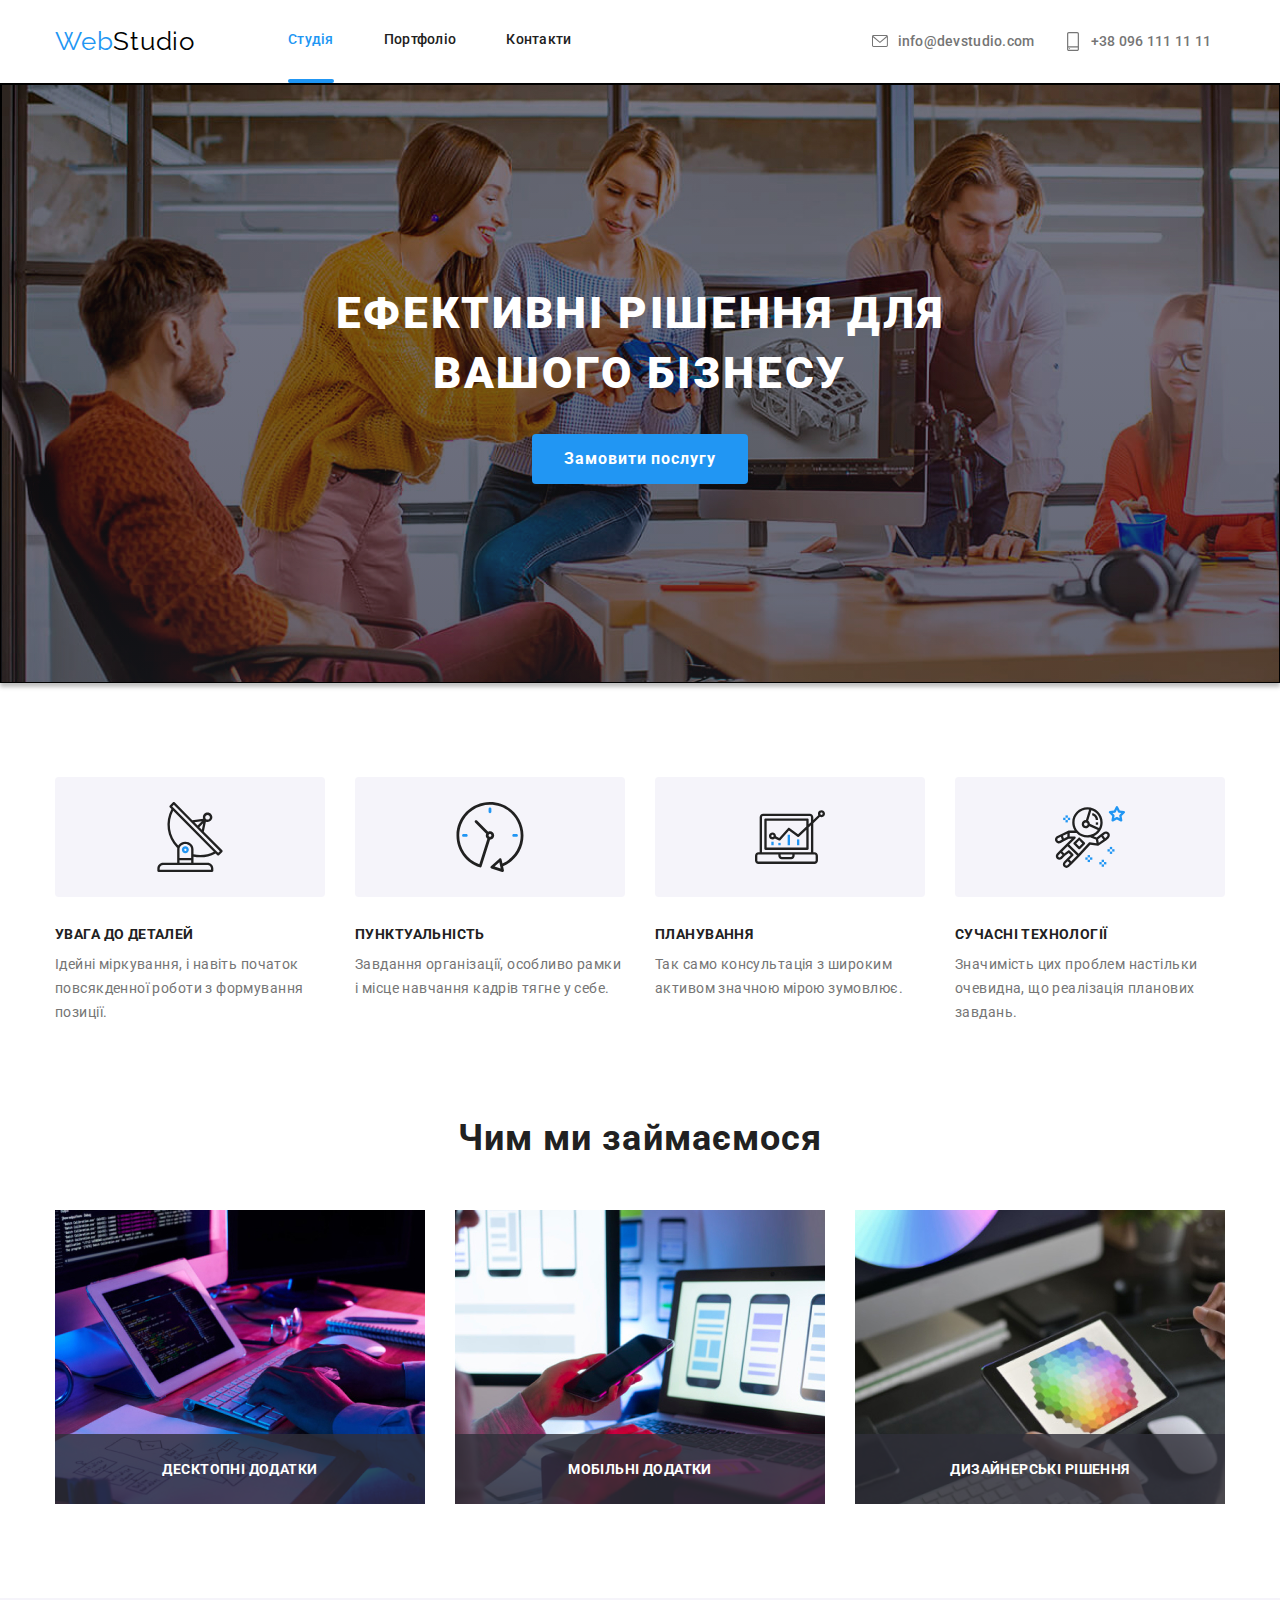
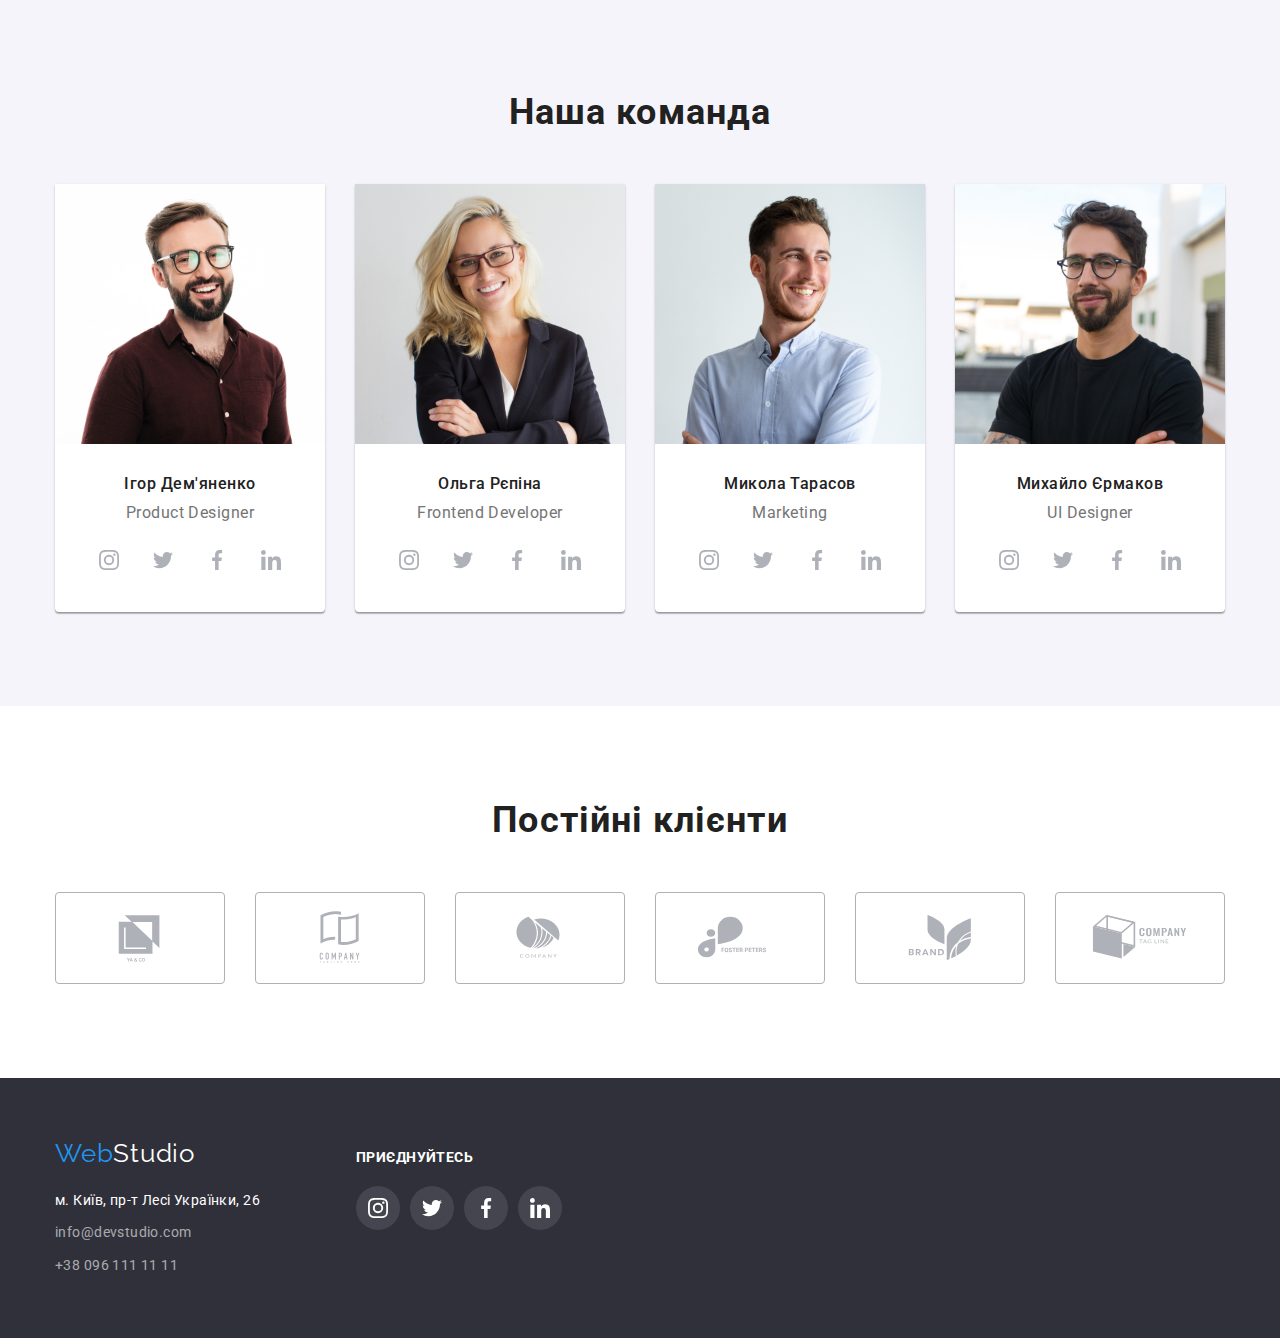
<file: index.html>
<!DOCTYPE html>
<html lang="uk">
  <head>
    <meta charset="UTF-8" />
    <meta http-equiv="X-UA-Compatible" content="IE=edge" />
    <meta name="viewport" content="width=device-width, initial-scale=1.0" />
    <title>Document</title>
    <link rel="stylesheet" href="https://cdnjs.cloudflare.com/ajax/libs/modern-normalize/1.1.0/modern-normalize.min.css
">
    <link rel="stylesheet" href="./css/styles.css" />
    <link rel="preconnect" href="https://fonts.googleapis.com" />
    <link rel="preconnect" href="https://fonts.gstatic.com" crossorigin />
    <link rel="preconnect" href="https://fonts.googleapis.com" />
    <link rel="preconnect" href="https://fonts.gstatic.com" crossorigin />
    <link
      href="https://fonts.googleapis.com/css2?family=Raleway:wght@700&family=Roboto:wght@400;500;700;900&display=swap"
      rel="stylesheet"
    />
  </head>
  <body>
    <header class="head">
      <div class="container header">
        <nav class="head-nav">
          <a href="./index.html" class="logo">Web<span>Studio</span></a>
          <ul class="site-nav">
            <li class="item"><a href="./index.html" class="nav-link current link">Студія</a></li>
            <li class="item"><a href="./portfolio.html" class="nav-link link">Портфоліо</a></li>
            <li class="item"><a href="#contacts" class="nav-link link">Контакти</a></li>
          </ul>
        </nav>
        <ul class="info-link">
          <li class="item">
            <a href="mailto:info@devstudio.com" class="mail">
             <svg class="con-icon" width="26" height="12">
               <use href="./images/symbol-defs.svg#icon-envelope"></use>
             </svg>info@devstudio.com</a>
          </li>
          <li class="item"><a href="tel:+380961111111" class="tel"><svg class="con-icon" width="26" height="19">
               <use href="./images/symbol-defs.svg#icon-smartphone"></use>
             </svg>+38 096 111 11 11</a></li>
        </ul>
      </div>
    </header>
    <main>
      <section class="hero">
        <div class="container">
          <h1>ЕФЕКТИВНІ РІШЕННЯ ДЛЯ ВАШОГО БІЗНЕСУ</h1>
          <button class="btn" type="button" class="button" data-modal-open>Замовити послугу</button>
        </div>
      </section>
      <section class="section main">
        <div class="container">
          <ul class="main-list">
            <li class="main-item icon-antenna">
              <h3>УВАГА ДО ДЕТАЛЕЙ</h3>
              <p>
                Ідейні міркування, і навіть початок повсякденної роботи з
                формування позиції.
              </p>
            </li>
            <li class="main-item icon-clock">
              <h3>ПУНКТУАЛЬНІСТЬ</h3>
              <p>
                Завдання організації, особливо рамки і місце навчання кадрів тягне
                у себе.
              </p>
            </li>
            <li class="main-item icon-diagram">
              <h3>ПЛАНУВАННЯ</h3>
              <p>
                Так само консультація з широким активом значною мірою зумовлює.
              </p>
            </li>
            <li class="main-item icon-astronaut">
              <h3>СУЧАСНІ ТЕХНОЛОГІЇ</h3>
              <p>
                Значимість цих проблем настільки очевидна, що реалізація планових
                завдань.
              </p>
            </li>
          </ul>
          </section>
          <section class="section working">
            <div class="container">
            <h2>Чим ми займаємося</h2>
            <ul class="working-list">
              <li class="working-item">
                <div class="working-thumb">
                  <img src="./images/box1.jpg" alt="Працюємо на ПК" width="370" />
                  <p class="working-txt">ДЕСКТОПНІ ДОДАТКИ</p>
                </div>
              </li>
              <li class="working-item">
                <div class="working-thumb">
                  <img src="./images/box2.jpg" alt="Працюємо на планшеті" width="370" />
                  <p class="working-txt">МОБІЛЬНІ ДОДАТКИ</p>
                </div>
              </li>
              <li class="working-item">
                <div class="working-thumb">
                  <img src="./images/box3.jpg" alt="Працюємо на смартфоні" width="370" />
                  <p class="working-txt">ДИЗАЙНЕРСЬКІ РІШЕННЯ</p>
                </div>
              </li>
            </ul></div>
        </div>
      </section>
      <section class="section profile">
        <div class="container">
          <h2>Наша команда</h2>
          <ul class="profile-list">
            <li class="profile-item">
              <img src="./images/img.jpg" alt="Product Designer" width="270" />
              <h3 class="name">Ігор Дем'яненко</h3>
              <p class="speciality">Product Designer</p>
              <ul class="social list">
                <li class="social-item">
                  <a class="social-link link" href="instagram.com" target="_blank" rel="noopener noreferrer" aria-label="Instagram">
                    <svg class="social-icon" width="20" height="20">
                      <use href="./images/symbol-defs.svg#icon-instagram"></use>
                    </svg>
                  </a>
                </li>
                <li class="social-item">
                  <a class="social-link link" href="twitter.com" target="_blank" rel="noopener noreferrer" aria-label="Twitter">
                    <svg class="social-icon" width="20" height="20">
                      <use href="./images/symbol-defs.svg#icon-twitter1"></use>
                    </svg>
                  </a>
                </li>
                <li class="social-item">
                  <a class="social-link link" href="facebook.com" target="_blank" rel="noopener noreferrer" aria-label="FaceBook">
                    <svg class="social-icon" width="20" height="20">
                      <use href="./images/symbol-defs.svg#icon-facebook"></use>
                    </svg>
                  </a>
                </li>
                <li class="social-item">
                  <a class="social-link link" href="linkedin.com" target="_blank" rel="noopener noreferrer" aria-label="Linkedin">
                    <svg class="social-icon" width="20" height="20">
                      <use href="./images/symbol-defs.svg#icon-linkedin"></use>
                    </svg>
                  </a>
                </li>
              </ul>
            </li>
            <li class="profile-item">
              <img src="./images/img1.jpg" alt="Frontend Developer" width="270" />
              <h3 class="name">Ольга Рєпіна</h3>
              <p class="speciality">Frontend Developer</p>
               <ul class="social list">
                <li class="social-item">
                  <a class="social-link link" href="instagram.com" target="_blank" rel="noopener noreferrer" aria-label="Instagram">
                    <svg class="social-icon" width="20" height="20">
                      <use href="./images/symbol-defs.svg#icon-instagram"></use>
                    </svg>
                  </a>
                </li>
                <li class="social-item">
                  <a class="social-link link" href="twitter.com" target="_blank" rel="noopener noreferrer" aria-label="Twitter">
                    <svg class="social-icon" width="20" height="20">
                      <use href="./images/symbol-defs.svg#icon-twitter1"></use>
                    </svg>
                  </a>
                </li>
                <li class="social-item">
                  <a class="social-link link" href="facebook.com" target="_blank" rel="noopener noreferrer" aria-label="FaceBook">
                    <svg class="social-icon" width="20" height="20">
                      <use href="./images/symbol-defs.svg#icon-facebook"></use>
                    </svg>
                  </a>
                </li>
                <li class="social-item">
                  <a class="social-link link" href="linkedin.com" target="_blank" rel="noopener noreferrer" aria-label="Linkedin">
                    <svg class="social-icon" width="20" height="20">
                      <use href="./images/symbol-defs.svg#icon-linkedin"></use>
                    </svg>
                  </a>
                </li>
              </ul>
            </li>
            <li class="profile-item">
              <img src="./images/img2.jpg" alt="Marketing" width="270" />
              <h3 class="name">Микола Тарасов</h3>
              <p class="speciality">Marketing</p>
               <ul class="social list">
                <li class="social-item">
                  <a class="social-link link" href="instagram.com" target="_blank" rel="noopener noreferrer" aria-label="Instagram">
                    <svg class="social-icon" width="20" height="20">
                      <use href="./images/symbol-defs.svg#icon-instagram"></use>
                    </svg>
                  </a>
                </li>
                <li >
                  <a class="social-link link" href="twitter.com" target="_blank" rel="noopener noreferrer" aria-label="Twitter">
                    <svg class="social-icon" width="20" height="20">
                      <use href="./images/symbol-defs.svg#icon-twitter1"></use>
                    </svg>
                  </a>
                </li>
                <li class="social-item">
                  <a class="social-link link" href="facebook.com" target="_blank" rel="noopener noreferrer" aria-label="FaceBook">
                    <svg class="social-icon" width="20" height="20">
                      <use href="./images/symbol-defs.svg#icon-facebook"></use>
                    </svg>
                  </a>
                </li>
                <li class="social-item">
                  <a class="social-link link" href="linkedin.com" target="_blank" rel="noopener noreferrer" aria-label="Linkedin">
                    <svg class="social-icon" width="20" height="20">
                      <use href="./images/symbol-defs.svg#icon-linkedin"></use>
                    </svg>
                  </a>
                </li>
              </ul>
            </li>
            <li class="profile-item">
              <img src="./images/img3.jpg" alt="UI Designer" width="270" />
              <h3 class="name">Михайло Єрмаков</h3>
              <p class="speciality">UI Designer</p>
               <ul class="social list">
                <li class="social-item">
                  <a class="social-link link" href="instagram.com" target="_blank" rel="noopener noreferrer" aria-label="Instagram">
                    <svg class="social-icon" width="20" height="20">
                      <use href="./images/symbol-defs.svg#icon-instagram"></use>
                    </svg>
                  </a>
                </li>
                <li class="social-item">
                  <a class="social-link link" href="twitter.com" target="_blank" rel="noopener noreferrer" aria-label="Twitter">
                    <svg class="social-icon" width="20" height="20">
                      <use href="./images/symbol-defs.svg#icon-twitter1"></use>
                    </svg>
                  </a>
                </li>
                <li class="social-item">
                  <a class="social-link link" href="facebook.com" target="_blank" rel="noopener noreferrer" aria-label="FaceBook">
                    <svg class="social-icon" width="20" height="20">
                      <use href="./images/symbol-defs.svg#icon-facebook"></use>
                    </svg>
                  </a>
                </li>
                <li class="social-item">
                  <a class="social-link link" href="linkedin.com" target="_blank" rel="noopener noreferrer" aria-label="Linkedi20">
                    <svg class="social-icon" width="20" height="20">
                      <use href="./images/symbol-defs.svg#icon-linkedin"></use>
                    </svg>
                  </a>
                </li>
              </ul>
            </li>
          </ul>
        </div>
      </section>
      <section class="section customer">
        <div class="container">
          <h2>Постійні клієнти</h2>
          <ul class="customer list">
            <li class="customer-item">
              <a class="customer-link link" href="">
                <svg class="customer-icon" width="106" height="60">
                  <use href="./images/symbol-defs.svg#icon-Logo"></use>
                </svg>
              </a>
            </li>
            <li class="customer-item">
              <a class="customer-link link" href="">
                <svg class="customer-icon" width="106" height="60">
                  <use href="./images/symbol-defs.svg#icon-Logo1"></use>
                </svg>
              </a>
            </li>
            <li class="customer-item">
              <a class="customer-link link" href="">
                <svg class="customer-icon" width="106" height="60">
                  <use href="./images/symbol-defs.svg#icon-Logo2"></use>
                </svg>
              </a>
            </li>
            <li class="customer-item">
              <a class="customer-link link" href="">
                <svg class="customer-icon" width="106" height="60">
                  <use href="./images/symbol-defs.svg#icon-Logo3"></use>
                </svg>
              </a>
            </li>
            <li class="customer-item">
              <a class="customer-link link" href="">
                <svg class="customer-icon" width="106" height="60">
                  <use href="./images/symbol-defs.svg#icon-Logo4"></use>
                </svg>
              </a>
            </li>
            <li class="customer-item">
              <a class="customer-link link" href="">
                <svg class="customer-icon" width="106" height="60">
                  <use href="./images/symbol-defs.svg#icon-Logo5"></use>
                </svg>
              </a>
            </li>
          </ul>
        </div>
      </section>
    </main>
    <footer class="footer">
      <div class="container foot-info">
        <div class="box-foot-info">
          <a href="./index.html" class="logo-footer">Web<span>Studio</span></a>
      <address id="contacts" class="address">
        м. Київ, пр-т Лесі Українки, 26
        <a href="mailto:info@devstudio.com" class="mail-foot"
          >info@devstudio.com</a
        >
        <a href="tel:+380961111111" class="tel-foot">+38 096 111 11 11</a>
      </address>
        </div> 
        <div class="footer-link">
        <p>Приєднуйтесь</p>
        <ul class="footer-social list">
           <li class="footer-social-item">
                  <a class="footer-social-link link" href="instagram.com" target="_blank" rel="noopener noreferrer" aria-label="Instagram">
                    <svg class="social-icon" width="20" height="20">
                      <use href="./images/symbol-defs.svg#icon-instagram"></use>
                    </svg>
                  </a>
                </li>
                <li class="footer-social-item">
                  <a class="footer-social-link link" href="twitter.com" target="_blank" rel="noopener noreferrer" aria-label="Twitter">
                    <svg class="social-icon" width="20" height="20">
                      <use href="./images/symbol-defs.svg#icon-twitter1"></use>
                    </svg>
                  </a>
                </li>
                <li class="footer-social-item">
                  <a class="footer-social-link link" href="facebook.com" target="_blank" rel="noopener noreferrer" aria-label="FaceBook">
                    <svg class="social-icon" width="20" height="20">
                      <use href="./images/symbol-defs.svg#icon-facebook"></use>
                    </svg>
                  </a>
                </li>
                <li class="footer-social-item">
                  <a class="footer-social-link link" href="linkedin.com" target="_blank" rel="noopener noreferrer" aria-label="Linkedi20">
                    <svg class="social-icon" width="20" height="20">
                      <use href="./images/symbol-defs.svg#icon-linkedin"></use>
                    </svg>
                  </a>
                </li>
        </ul>
      </div>
      </div>
    </footer>
    <!-- Modal window -->
    <div class="backdrop is-hidden" data-modal>
      <div class="modal">
        <button class="modal-btn" type="button" data-modal-close>
          <svg class="modal-btn-icon" width="30" height="30">
            <use href="./images/symbol-defs.svg#icon-close"></use>
          </svg>
        </button>
      </div>
    </div>

    <script src="js/modal.js"></script>
  </body>
</html>
</file>
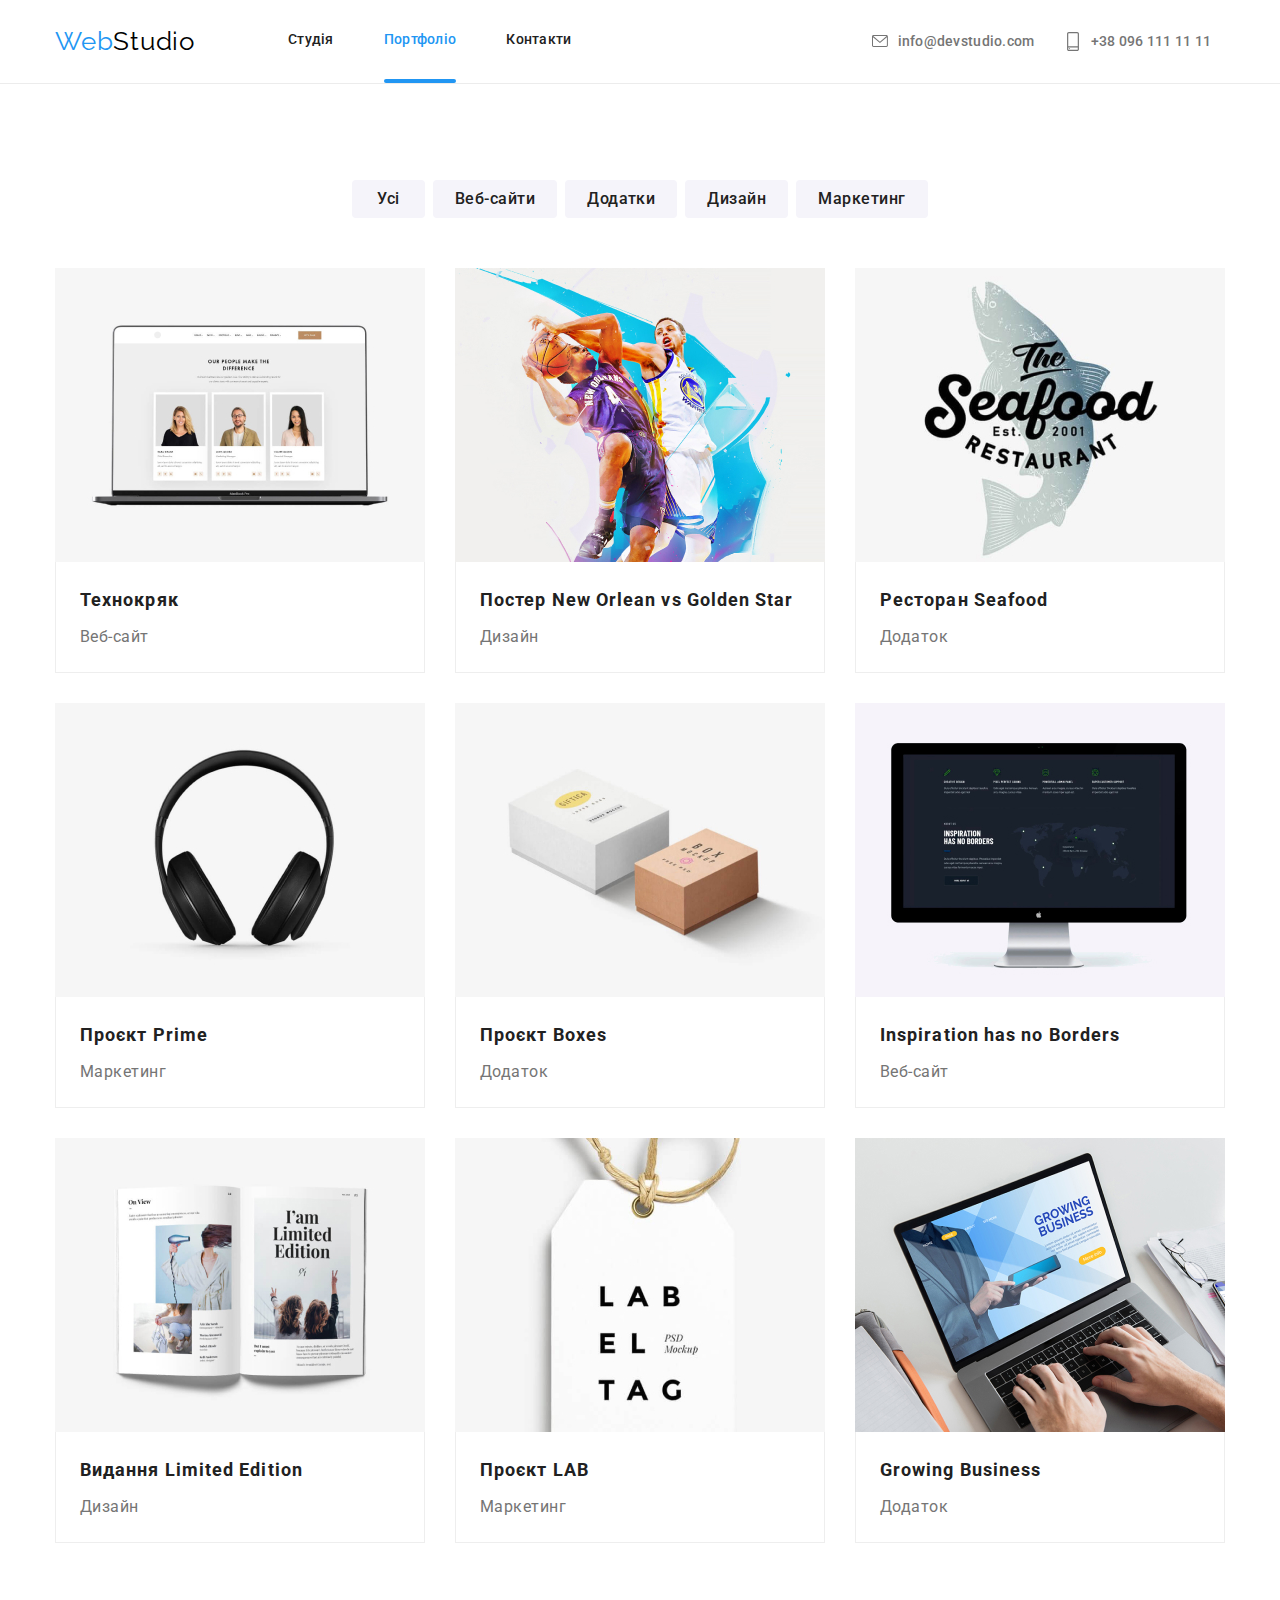
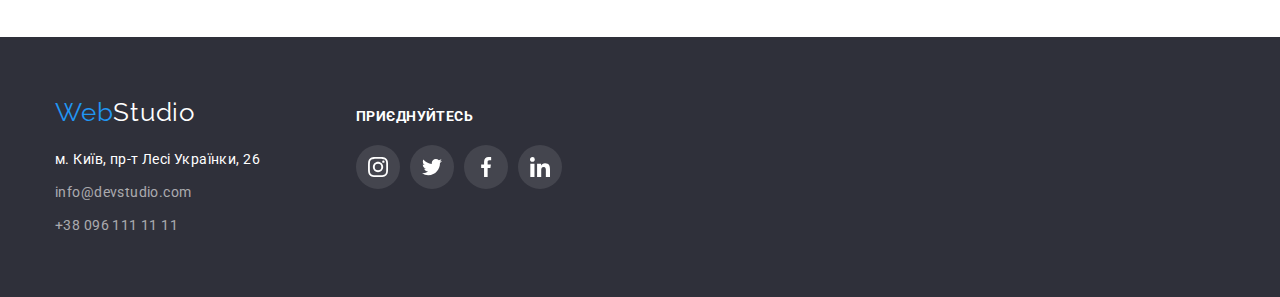
<file: portfolio.html>
<!DOCTYPE html>
<html lang="uk">
  <head>
    <meta charset="UTF-8" />
    <meta http-equiv="X-UA-Compatible" content="IE=edge" />
    <meta name="viewport" content="width=device-width, initial-scale=1.0" />
    <title>Document</title>
    <link
      rel="stylesheet"
      href="https://cdnjs.cloudflare.com/ajax/libs/modern-normalize/1.1.0/modern-normalize.min.css



"
    />
    <link rel="stylesheet" href="./css/styles.css" />
    <link
      href="https://fonts.googleapis.com/css2?family=Raleway:wght@700&family=Roboto:wght@100;300;400;500;700;900&display=swap"
      rel="stylesheet"
    />
  </head>

  <body>
    <header class="head-portfolio">
      <div class="container header">
        <nav class="head-nav">
          <a href="./index.html" class="logo">Web<span>Studio</span></a>
          <ul class="site-nav">
            <li class="item"><a href="./index.html" class="nav-link link">Студія</a></li>
            <li class="item">
              <a href="./portfolio.html" class="nav-link current link">Портфоліо</a>
            </li>
            <li class="item"><a href="#contacts" class="nav-link link">Контакти</a></li>
          </ul>
        </nav>
        <ul class="info-link">
          <li class="item">
            <a href="mailto:info@devstudio.com" class="mail">
             <svg class="con-icon" width="26" height="12">
               <use href="./images/symbol-defs.svg#icon-envelope"></use>
             </svg>info@devstudio.com</a>
          </li>
          <li class="item"><a href="tel:+380961111111" class="tel"><svg class="con-icon" width="26" height="19">
               <use href="./images/symbol-defs.svg#icon-smartphone"></use>
             </svg>+38 096 111 11 11</a></li>
        </ul>
      </div>
    </header>
    <main>
      <section class="section portfolio">
        <div class="container">
          <ul class="list-button">
            <li class="item-btn">
              <button class="btn-list first" type="button">Усі</button>
            </li>
            <li class="item-btn">
              <button class="btn-list" type="button">Веб-сайти</button>
            </li>
            <li class="item-btn">
              <button class="btn-list" type="button">Додатки</button>
            </li>
            <li class="item-btn">
              <button class="btn-list" type="button">Дизайн</button>
            </li>
            <li class="item-btn">
              <button class="btn-list" type="button">Маркетинг</button>
            </li>
          </ul>
          <ul class="list-project">
            <li class="project-item">
              <a href="" class="project-link">
                <div class="project-thumb">
                  <img
                  src="./images/img4.jpg"
                  alt="Відкритий веб-сайт"
                  width="370"
                />
                <div class="overlay">
                  <p class="overlay-text">
                    Ресурс пропонує комплексні пропозиції з різним рівнем функціоналу та сервісів. Все це дозволить відвідувачу отримати вичерпні відомості про компанію чи приватну особу.
                  </p>
                </div>
                </div>
                <div class="project-info">
                  <h2 class="project">Технокряк</h2>
                  <p class="type-project">Веб-сайт</p>
                </div>
              </a>
            </li>
            <li class="project-item">
              <a href="" class="project-link">
                <div class="project-thumb">
                  <img
                  src="./images/img5.jpg"
                  alt="Постер з баскетболістами"
                  width="370"
                />
                <div class="overlay">
                  <p class="overlay-text">
                    Ресурс пропонує комплексні пропозиції з різним рівнем функціоналу та сервісів. Все це дозволить відвідувачу отримати вичерпні відомості про компанію чи приватну особу.
                  </p>
                </div>
                </div>
                <div class="project-info">
                  <h2 class="project">Постер New Orlean vs Golden Star</h2>
                  <p class="type-project">Дизайн</p>
                </div>
              </a>
            </li>
            <li class="project-item">
              <a href="" class="project-link">
                <div class="project-thumb">
                  <img
                  src="./images/img6.jpg"
                  alt="Логоти ресторану"
                  width="370"
                />
                <div class="overlay">
                  <p class="overlay-text">
                    Ресурс пропонує комплексні пропозиції з різним рівнем функціоналу та сервісів. Все це дозволить відвідувачу отримати вичерпні відомості про компанію чи приватну особу.
                  </p>
                </div>
                </div>
                <div class="project-info">
                  <h2 class="project">Ресторан Seafood</h2>
                  <p class="type-project">Додаток</p>
                </div>
              </a>
            </li>
            <li class="project-item">
              <a href="" class="project-link">
                <div class="project-thumb">
                  <img src="./images/img7.jpg" alt="Навушники" width="370" />
                  <div class="overlay">
                  <p class="overlay-text">
                    Ресурс пропонує комплексні пропозиції з різним рівнем функціоналу та сервісів. Все це дозволить відвідувачу отримати вичерпні відомості про компанію чи приватну особу.
                  </p>
                </div>
                </div>
                <div class="project-info">
                  <h2 class="project">Проєкт Prime</h2>
                  <p class="type-project">Маркетинг</p>
                </div>
              </a>
            </li>
            <li class="project-item">
              <a href="" class="project-link">
                <div class="project-thumb">
                  <img src="./images/img8.jpg" alt="Коробкт" width="370" />
                  <div class="overlay">
                  <p class="overlay-text">
                    Ресурс пропонує комплексні пропозиції з різним рівнем функціоналу та сервісів. Все це дозволить відвідувачу отримати вичерпні відомості про компанію чи приватну особу.
                  </p>
                </div>
                </div>
                <div class="project-info">
                  <h2 class="project">Проєкт Boxes</h2>
                  <p class="type-project">Додаток</p>
                </div>
              </a>
            </li>
            <li class="project-item">
              <a href="" class="project-link">
                <div class="project-thumb">
                  <img
                  src="./images/img9.jpg"
                  alt="Відкритий веб-сайт"
                  width="370"
                />
                <div class="overlay">
                  <p class="overlay-text">
                    Ресурс пропонує комплексні пропозиції з різним рівнем функціоналу та сервісів. Все це дозволить відвідувачу отримати вичерпні відомості про компанію чи приватну особу.
                  </p>
                </div>
                </div>
                <div class="project-info">
                  <h2 class="project">Inspiration has no Borders</h2>
                  <p class="type-project">Веб-сайт</p>
                </div>
              </a>
            </li>
            <li class="project-item">
              <a href="" class="project-link">
                <div class="project-thumb">
                  <img
                  src="./images/img10.jpg"
                  alt="Відкритий журнал"
                  width="370"
                />
                <div class="overlay">
                  <p class="overlay-text">
                    Ресурс пропонує комплексні пропозиції з різним рівнем функціоналу та сервісів. Все це дозволить відвідувачу отримати вичерпні відомості про компанію чи приватну особу.
                  </p>
                </div>
                </div>
                <div class="project-info">
                  <h2 class="project">Видання Limited Edition</h2>
                  <p class="type-project">Дизайн</p>
                </div>
              </a>
            </li>
            <li class="project-item">
              <a href="" class="project-link">
                <div class="project-thumb">
                  <img
                  src="./images/img11.jpg"
                  alt="Бірка з логотипом"
                  width="370"
                />
                <div class="overlay">
                  <p class="overlay-text">
                    Ресурс пропонує комплексні пропозиції з різним рівнем функціоналу та сервісів. Все це дозволить відвідувачу отримати вичерпні відомості про компанію чи приватну особу.
                  </p>
                </div>
                </div>
                <div class="project-info">
                  <h2 class="project">Проєкт LAB</h2>
                  <p class="type-project">Маркетинг</p>
                </div>
              </a>
            </li>
            <li class="project-item">
              <a href="" class="project-link">
                <div class="project-thumb">
                  <img
                  src="./images/img12.jpg"
                  alt="Відкрита веб-сторінка"
                  width="370"
                />
                <div class="overlay">
                  <p class="overlay-text">
                    Ресурс пропонує комплексні пропозиції з різним рівнем функціоналу та сервісів. Все це дозволить відвідувачу отримати вичерпні відомості про компанію чи приватну особу.
                  </p>
                </div>
                </div>
                <div class="project-info">
                  <h2 class="project">Growing Business</h2>
                  <p class="type-project">Додаток</p>
                </div>
              </a>
            </li>
          </ul>
        </div>
      </section>
    </main>
    <footer class="footer">
      <div class="container foot-info">
        <div class="box-foot-info">
          <a href="./index.html" class="logo-footer">Web<span>Studio</span></a>
      <address id="contacts" class="address">
        м. Київ, пр-т Лесі Українки, 26
        <a href="mailto:info@devstudio.com" class="mail-foot"
          >info@devstudio.com</a
        >
        <a href="tel:+380961111111" class="tel-foot">+38 096 111 11 11</a>
      </address>
        </div> 
        <div class="footer-link">
        <p>Приєднуйтесь</p>
        <ul class="footer-social list">
           <li class="footer-social-item">
                  <a class="footer-social-link link" href="instagram.com" target="_blank" rel="noopener noreferrer" aria-label="Instagram">
                    <svg class="social-icon" width="20" height="20">
                      <use href="./images/symbol-defs.svg#icon-instagram"></use>
                    </svg>
                  </a>
                </li>
                <li class="footer-social-item">
                  <a class="footer-social-link link" href="twitter.com" target="_blank" rel="noopener noreferrer" aria-label="Twitter">
                    <svg class="social-icon" width="20" height="20">
                      <use href="./images/symbol-defs.svg#icon-twitter1"></use>
                    </svg>
                  </a>
                </li>
                <li class="footer-social-item">
                  <a class="footer-social-link link" href="facebook.com" target="_blank" rel="noopener noreferrer" aria-label="FaceBook">
                    <svg class="social-icon" width="20" height="20">
                      <use href="./images/symbol-defs.svg#icon-facebook"></use>
                    </svg>
                  </a>
                </li>
                <li class="footer-social-item">
                  <a class="footer-social-link link" href="linkedin.com" target="_blank" rel="noopener noreferrer" aria-label="Linkedi20">
                    <svg class="social-icon" width="20" height="20">
                      <use href="./images/symbol-defs.svg#icon-linkedin"></use>
                    </svg>
                  </a>
                </li>
        </ul>
      </div>
      </div>
    </footer>
  </body>
</html>
</file>
<file: css/styles.css>
:root {
    --primary-text-color: #212121;
    --text-color: #757575;
    --accent-color: #2196F3;
    --dark-background-color: #2F303A;
    --white-background-color: #F5F5F5;

    --trns-fast: 300ms ease;
    --trns-slow: 600ms ease-in-out;
}
body {
    font-family: 'Roboto', sans-serif;
    color: var(--primary-text-color);
}
h1, h2, h3 {
    margin-top: 0;
    margin-bottom: 0;
    padding: 0;
}
a {
    text-decoration: none;
    color: inherit;
}

p {
    margin: 0;
}

ul,
ol {
    list-style: none;
    padding: 0;
    margin: 0;
}

img {
    display: block;
    max-width: 100%;
    height: auto;
}

button {
    font-family: inherit;
    border: none;

}
/* Загальні класи */
.container {
    margin-left: auto;
    margin-right: auto;
    width: 1200px;
    padding-left: 15px;
    padding-right: 15px;
    /* outline: 2px solid red; */
}
.section {
    padding-top: 0;
    padding-bottom: 94px;

}
/* Хедер */
.head {
    background-color: #fff;
}
.header {
    display: flex;
}
.head li {
    list-style-type: none;
}
.head-nav {
    display: flex;
    align-items: center;
}

.logo {
    font-family: Raleway;
    color: var(--accent-color);
    text-decoration: none;
    font-size: 26px;
    line-height: 1.2;
    letter-spacing: 0.03em;
    padding-top: 24px;
    padding-bottom: 24px;
}
.logo span {
    color: #000;
   
}
.site-nav a {
    display: block;
    color: var(--primary-text-color);
    text-decoration: none; 
    padding-top: 32px;
    padding-bottom: 35px;
}
.site-nav .item:not(:last-child) {
    margin-right: 50px;
}
.site-nav {
    font-weight: 500;
    font-size: 14px;
    line-height: 1.14;
    letter-spacing: 0.02em;
    display: flex;
    margin-left: 93px;
}
.site-nav .nav-link {
    transition-property: color;
    transition-duration: 250ms;
    transition-timing-function: cubic-bezier(0.4, 0, 0.2, 1);
}
.nav-link.link {
    position: relative;
}
.nav-link.current::after {
    content: '';
    position: absolute;
    bottom: 0;
    left: 0;

    display: block;
    width: 100%;
    height: 4px;
    border-radius: 2px;
    background-color: var(--accent-color);
}
.site-nav .nav-link:hover {
    color: var(--accent-color);
}
.site-nav .nav-link.current {
    color: var(--accent-color);
}
.site-nav .nav-link:focus {
    color: var(--accent-color);
}
.info-link {
    font-weight: 500;
    font-size: 14px;
    line-height: 1.14;
    letter-spacing: 0.02em;
    display: flex;
    align-items: center;
    margin-left: 300px;
}
.info-link .item:not(:last-child) {
    margin-right: 30px;
}
.info-link a {
    color: var(--text-color);
    text-decoration: none;
    padding-top: 32px;
    padding-bottom: 32px;
    display: flex;
    align-items: center;
    transition-property: color;
    transition-duration: 250ms;
    transition-timing-function: cubic-bezier(0.4, 0, 0.2, 1);
}
.info-link .mail:hover {
    color: var(--accent-color);
}
.info-link .tel:hover {
    color: var(--accent-color);
}
.info-link .mail:focus {
    color: var(--accent-color);
}
.info-link .tel:focus {
    color: var(--accent-color);
}
.con-icon {
    padding-right: 10px;
    fill: currentColor;
}
.con-icon:focus,
.con-icon:hover {
    fill: currentColor;
}
/* Основна частина */
.hero {
    background: linear-gradient(rgba(0, 0, 0, 0.1), rgba(47, 48, 58, 0.4)), url(../images/hero.jpg);
    border: 1px solid #000000;
    box-shadow: 0px 4px 4px rgba(0, 0, 0, 0.25);
    background-color: #C4C4C4;
    text-align: center;
    padding-top: 200px;
    padding-bottom: 200px;
    max-width: 1600px;
    max-height: 600px;
    position: relative;
}
.hero h1 {
    margin-right: auto;
    margin-left: auto;
    margin-bottom: 30px;
    color: #fff;
    font-weight: 900;
    font-size: 44px;
    line-height: 1.36;
    letter-spacing: 0.06em;
    width: 696px;

}


.btn {
    border-radius: 4px;
    padding: 10px 32px;
    min-width: 216px;
    background-color: var(--accent-color);
    color: #fff;
    font-weight: 700;
    font-size: 16px;
    line-height: 1.87;
    letter-spacing: 0.06em;
    border: 0;
    cursor: pointer;
    transition-property: background-color;
    transition-duration: 250ms;
    transition-timing-function: cubic-bezier(0.4, 0, 0.2, 1);
}
.btn:focus,
.btn:hover {
    background-color: #188CE8 ;
}
.main {
    padding-top: 94px;
}
.main h3 {
   color: var(--primary-text-color); 
   font-size: 14px;
   line-height: 1.14;
   letter-spacing: 0.03em;
   margin-bottom: 10px;
}
.main p {
    color: var(--text-color);
    font-size: 14px;
    line-height: 1.7;
    letter-spacing: 0.03em;
}

.main li {
    list-style-type: none;
}
.main-list {
    display: flex;
}
.main-item:not(:last-child) {
    margin-right: 30px;
}
.main-item {
    width: 270px;

}
.main-item::before {
    display: block;
    content: "";
    height: 120px;
    background-size: 70px;
    background-repeat: no-repeat;
    background-color: #F5F4FA;
    background-position: center;
    margin-bottom: 30px;
    border-radius: 4px;
}
.icon-antenna::before {
    background-image: url(../images/icons/antenna.svg);
}
.icon-clock::before {
    background-image: url(../images/icons/clock.svg);
}
.icon-diagram::before {
    background-image: url(../images/icons/diagram.svg);
}
.icon-astronaut::before {
    background-image: url(../images/icons/astronaut.svg);
}
   
.working h2 {
    font-size: 36px;
    line-height: 1.16;
    letter-spacing: 0.03em;
    text-align: center;
    margin-bottom: 50px;
}
.working-thumb {
    position: relative;
}
.working-txt { 
    display: flex;
    align-items: center;
    justify-content: center;
    font-weight: 700;
    font-size: 14px;
    line-height: 16px;
    letter-spacing: 0.03em;
    color: #fff;
    width: 370px;
    height: 70px;
    background-color: rgba(47, 48, 58, 0.8);
    position: absolute;
    bottom: 0;
    right: 0;
}
.working-list {
    display: flex;
}
.working-item:not(:last-child) {
    margin-right: 30px;
}
.working li {
    list-style-type: none;
}
.profile {
    background-color: #F5F4FA;
    width: 100%;
    
}
.profile h2 {
    font-size: 36px;
    line-height: 1.16;
    letter-spacing: 0.03em;
    text-align: center;
    margin-bottom: 50px;
    padding-top: 94px;
}

.name {
    color: var(--primary-text-color);
    font-weight: 500;
    font-size: 16px;
    line-height: 1.19;
    letter-spacing: 0.03em;
    margin-top: 30px;
    margin-bottom: 10px;
}
.speciality {
    color: var(--text-color);
    font-size: 16px;
    line-height: 1.19;
    letter-spacing: 0.03em;
    margin-bottom: 16px;
    
}
.profile-list {
    list-style-type: none;
    background-color: #F5F4FA;
    display: flex;
    text-align: center;
    
}
.profile-item {
    width: 270px;
    box-shadow: 0px 1px 3px rgba(0, 0, 0, 0.12), 0px 1px 1px rgba(0, 0, 0, 0.14), 0px 2px 1px rgba(0, 0, 0, 0.2);
    background-color: #fff;
    border-radius: 0px 0px 4px 4px;
}
.profile-item:not(:last-child) {
    margin-right: 30px;
}
.social.list {
    display: flex;
    justify-content: center;
    gap: 10px;
    padding-bottom: 30px;
}
.social-link {
    display: flex;
    align-items: center;
    justify-content: center;
    width: 44px;
    height: 44px;
    border-radius: 50%;
    color: #AFB1B8;
    transition-property: color, background-color;
    transition-duration: 250ms;
    transition-timing-function: cubic-bezier(0.4, 0, 0.2, 1);
}
.social-link:hover,
.social-link:focus {
    color: #F5F4FA;
    background-color: var(--accent-color);
}
.social-icon {
    fill: currentColor;
}
.customer h2 {
    font-size: 36px;
    line-height: 1.16;
    text-align: center;
    letter-spacing: 0.03em;
    padding-top: 94px;
    margin-bottom: 50px;
}

.customer.list {
    display: flex;
    justify-content: center;
    gap: 30px;
}
.customer-link {
    display: flex;
    align-items: center;
    justify-content: center;
    width: 170px;
    height: 92px;
    border-radius: 4px;
    border: 1px solid #AFB1B8;
    color: #AFB1B8;
    transition-property: color, background-color;
    transition-duration: 250ms;
    transition-timing-function: cubic-bezier(0.4, 0, 0.2, 1);

}

.customer-icon {
    fill: currentColor;
}
.customer-icon:hover,
.customer-icon:focus {
    fill: currentColor;
}
.customer-link:hover,
.customer-link:focus {
    border: 1px solid #2196F3;
    color: #2196F3;
}



/* Футер */
.footer {
    background-color: var(--dark-background-color);
    padding-top: 60px;
    padding-bottom: 60px;
    width: 100%;
}
.foot-info {
    display: flex;
    align-items: baseline;
    
}

.logo-footer {
    color:var(--accent-color) ;
    font-family: 'Raleway';
    text-decoration: none;
    font-size: 26px;
    line-height: 1.19;
    letter-spacing: 0.03em;
}
.logo-footer span {
    color: #FFFFFF;
    font-family: 'Raleway';
    text-decoration: none;
}
.address {
    font-family: 'Roboto';
    font-style: normal;
    color: #fff;
    font-size: 14px;
    line-height: 1.7;
    letter-spacing: 0.03em;
    margin-top: 20px;
    width: 231px;
}
.address a {
    color: rgba(255, 255, 255, 0.6);
    text-decoration: none;
    display: block;
    margin-top: 9px;
    transition-property: color;
    transition-duration: 250ms;
    transition-timing-function: cubic-bezier(0.4, 0, 0.2, 1);
}
.address a:hover {
    color: var(--accent-color);
}
.address a:focus {
    color: var(--accent-color);
}
.footer-link {
    margin-left: 70px;
}
.footer-link p {
    font-weight: 700;
    font-size: 14px;
    line-height: 1.14;
    letter-spacing: 0.03em;
    text-transform: uppercase;
    color: #FFFFFF;
    margin-bottom: 20px;
}
.footer-social-link {
    display: flex;
    align-items: center;
    justify-content: center;
    width: 44px;
    height: 44px;
    border-radius: 50%;
    color: #fff;
    background-color: rgba(255, 255, 255, 0.1);
    transition-property: background-color;
    transition-duration: 250ms;
    transition-timing-function: cubic-bezier(0.4, 0, 0.2, 1);
}
.footer-social-link:hover,
.footer-social-link:focus {
    color: #fff;
    background-color: var(--accent-color);
}
.footer-social.list {
    display: flex;
    justify-content: center;
    gap: 10px;
}
/* Портфоліо */
.head-portfolio {
    border-bottom: 1px solid #ECECEC;
    
}

.list-button {
    margin-top: 96px;
    margin-bottom: 50px;
    display: flex;
    justify-content: center;
}
.btn-list {
    height: 38px;
    padding: 6px 22px;
}
.btn-list.first {
    padding: 6px 25px;
    
}
.item-btn:not(:last-child) {
    margin-right: 8px;
}
.portfolio ul {
    list-style-type: none;
}
.list-button button {
    border-radius: 4px;
    border-color: #F5F4FA;
    background-color: #F5F4FA;
    color: var(--primary-text-color);
    font-weight: 500;
    font-size: 16px;
    line-height: 1.6;
    letter-spacing: 0.03em;
    cursor: pointer;
    font-family: 'Roboto';
    transition-property: background-color, box-shadow, color;
    transition-duration: 250ms;
    transition-timing-function: cubic-bezier(0.4, 0, 0.2, 1);
}
.list-button button:focus {
    background-color: var(--accent-color);
    color: #FFFFFF;
    box-shadow: 0px 3px 1px rgba(0, 0, 0, 0.1), 0px 1px 2px rgba(0, 0, 0, 0.08), 0px 2px 2px rgba(0, 0, 0, 0.12);
}
.list-button button:hover {
    background-color: var(--accent-color);
        color: #FFFFFF;
        box-shadow: 0px 3px 1px rgba(0, 0, 0, 0.1), 0px 1px 2px rgba(0, 0, 0, 0.08), 0px 2px 2px rgba(0, 0, 0, 0.12);
}
.project-thumb {
    position: relative;
    overflow: hidden;
    
}

.overlay {
    position: absolute;
    bottom: 0;
    left: 0;
    transform: translateY(101%);
    

    width: 100%;
    height: 100%;
    padding: 24px;
    display: flex;
    align-items: center;

    background-color: rgba(33, 150, 243, 0.9);
    transition: transform 250ms cubic-bezier(0.4, 0, 0.2, 1);
}

.project-link:hover .overlay {
    transform: translateY(0);

}

.overlay-text {
    font-family: 'Roboto';
    font-weight: 400;
    font-size: 18px;
    line-height: 1.56;
    letter-spacing: 0.03em;
    color: #ffffff;
    width: 322px;

}
.list-project a {
    text-decoration: none;
}
.list-project {
    display: flex;
    flex-wrap: wrap;
    gap: 30px;
}
.project-item {
    width: 370px; 
      
}
.project-link {
    
    display: block;
    transition-property: box-shadow;
    transition-duration: 250ms;
    transition-timing-function: cubic-bezier(0.4, 0, 0.2, 1);
}
.project-info {
    border-right: 1px solid #EEEEEE;
    border-left: 1px solid #EEEEEE;
    border-bottom: 1px solid #EEEEEE;
}

.project {
    font-size: 18px;
    line-height: 2;
    letter-spacing: 0.06em;
    color: var(--primary-text-color);
    padding-top: 20px;
    margin-left: 24px;
}
.type-project {
    font-size: 16px;
    line-height: 30px;  
    letter-spacing: 0.03em;
    color: var(--text-color);
    margin-top: 4px;
    margin-left: 24px;
    padding-bottom: 20px;
}
.project-link:hover,
.project-link:focus {
    box-shadow: 0px 1px 1px rgba(0, 0, 0, 0.12), 0px 4px 4px rgba(0, 0, 0, 0.06), 1px 4px 6px rgba(0, 0, 0, 0.16);
}
.backdrop {
    position: fixed;
    top: 0;
    z-index: 100;

    width: 100%;
    height: 100%;
    background-color: rgba(0, 0, 0, 0.3);

    opacity: 1;
    visibility: visible;
    pointer-events: initial;

    transition: opacity var(--trns-fast), visibility var(--trns-fast);
}

.backdrop.is-hidden {
    opacity: 0;
    visibility: hidden;
    pointer-events: none;
}

.modal {
    position: absolute;
    top: 50%;
    left: 50%;
    transform: translateX(-50%) translateY(-50%);

    width: 528px;
    min-height: 581px;

    background-color: #fff;
}

.modal-btn {
    position: absolute;
    top: 14px;
    right: 14px;
    width: 31px;
    height: 31px;
    padding: 1px;
    display: flex;
    align-items: center;
    justify-content: center;
    border-radius: 50%;
    background-color: #fff;
    cursor: pointer;
    
}
</file>
